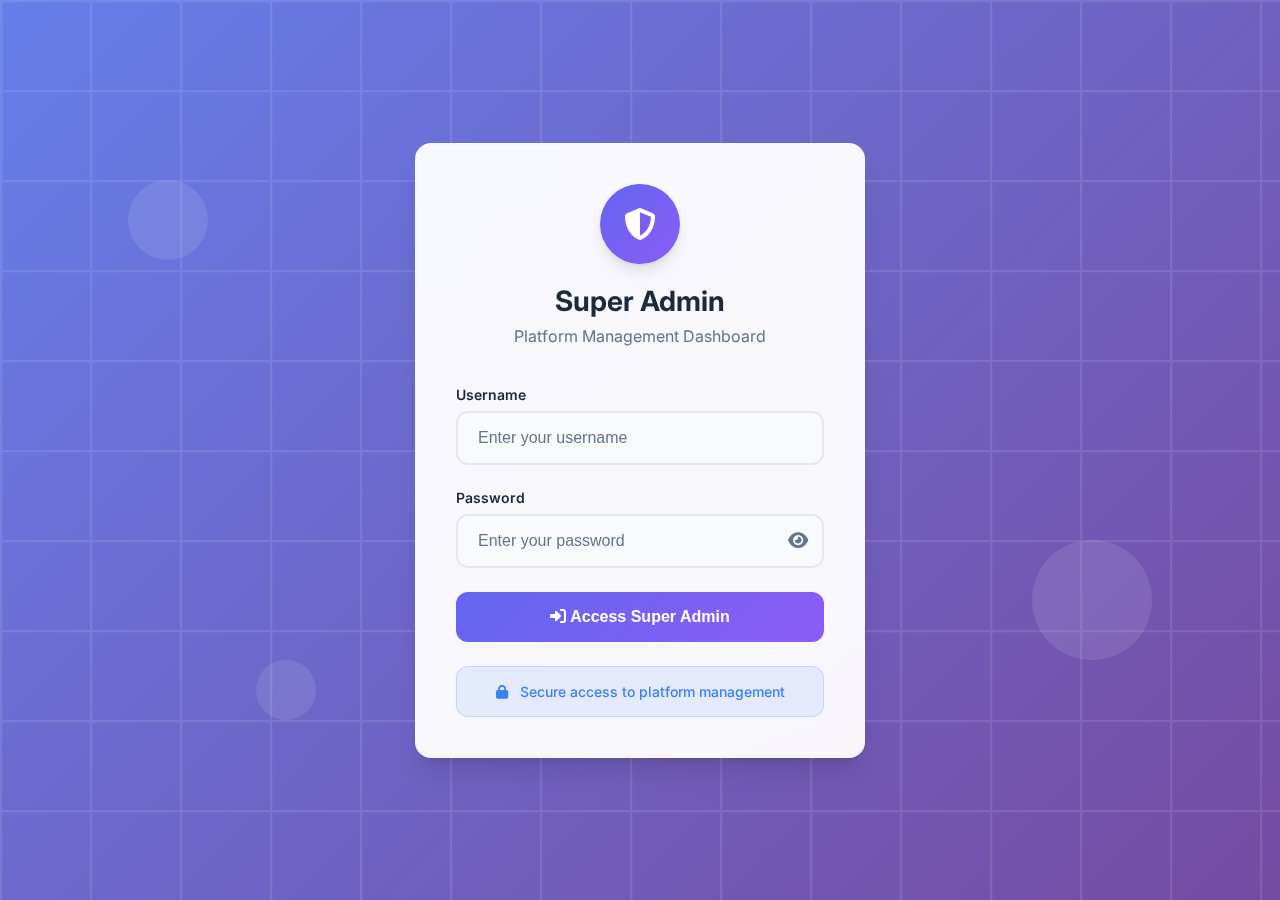
<file: superadmin-dashboard.html>
<!DOCTYPE html>
<html lang="en">
<head>
    <meta charset="UTF-8">
    <meta name="viewport" content="width=device-width, initial-scale=1.0">
    <title>Super Admin Dashboard - Soumita Space Platform</title>
    <link rel="stylesheet" href="https://cdnjs.cloudflare.com/ajax/libs/font-awesome/6.4.0/css/all.min.css">
    <link href="https://fonts.googleapis.com/css2?family=Inter:wght@300;400;500;600;700;800&display=swap" rel="stylesheet">
    <style>
        * {
            margin: 0;
            padding: 0;
            box-sizing: border-box;
        }

        :root {
            --primary-color: #6366f1;
            --primary-dark: #4f46e5;
            --secondary-color: #8b5cf6;
            --accent-color: #f59e0b;
            --success-color: #10b981;
            --danger-color: #ef4444;
            --warning-color: #f59e0b;
            --info-color: #3b82f6;
            
            --dark-bg: #0f172a;
            --dark-surface: #1e293b;
            --dark-border: #334155;
            --dark-text: #f1f5f9;
            --dark-text-secondary: #94a3b8;
            
            --light-bg: #ffffff;
            --light-surface: #f8fafc;
            --light-border: #e2e8f0;
            --light-text: #1e293b;
            --light-text-secondary: #64748b;
            
            --shadow-sm: 0 1px 2px 0 rgb(0 0 0 / 0.05);
            --shadow-md: 0 4px 6px -1px rgb(0 0 0 / 0.1), 0 2px 4px -2px rgb(0 0 0 / 0.1);
            --shadow-lg: 0 10px 15px -3px rgb(0 0 0 / 0.1), 0 4px 6px -4px rgb(0 0 0 / 0.1);
            --shadow-xl: 0 20px 25px -5px rgb(0 0 0 / 0.1), 0 8px 10px -6px rgb(0 0 0 / 0.1);
            
            --border-radius: 12px;
            --border-radius-lg: 16px;
            --transition: all 0.3s cubic-bezier(0.4, 0, 0.2, 1);
        }

        body {
            font-family: 'Inter', sans-serif;
            background: var(--light-bg);
            color: var(--light-text);
            line-height: 1.6;
        }

        .dashboard-container {
            display: flex;
            min-height: 100vh;
        }

        /* Sidebar */
        .sidebar {
            width: 280px;
            background: var(--dark-bg);
            color: var(--dark-text);
            padding: 24px 0;
            position: fixed;
            height: 100vh;
            overflow-y: auto;
            z-index: 1000;
        }

        .sidebar-header {
            padding: 0 24px 24px;
            border-bottom: 1px solid var(--dark-border);
            margin-bottom: 24px;
        }

        .sidebar-logo {
            display: flex;
            align-items: center;
            gap: 12px;
            font-size: 20px;
            font-weight: 700;
            color: var(--dark-text);
        }

        .sidebar-logo i {
            color: var(--primary-color);
        }

        .sidebar-nav {
            padding: 0 16px;
        }

        .nav-section {
            margin-bottom: 32px;
        }

        .nav-section-title {
            font-size: 12px;
            font-weight: 600;
            color: var(--dark-text-secondary);
            text-transform: uppercase;
            letter-spacing: 0.5px;
            margin-bottom: 12px;
            padding: 0 8px;
        }

        .nav-item {
            display: flex;
            align-items: center;
            gap: 12px;
            padding: 12px 16px;
            color: var(--dark-text-secondary);
            text-decoration: none;
            border-radius: var(--border-radius);
            margin-bottom: 4px;
            transition: var(--transition);
            font-weight: 500;
        }

        .nav-item:hover {
            background: rgba(255, 255, 255, 0.1);
            color: var(--dark-text);
        }

        .nav-item.active {
            background: var(--primary-color);
            color: white;
        }

        .nav-item i {
            width: 20px;
            text-align: center;
        }

        /* Main Content */
        .main-content {
            flex: 1;
            margin-left: 280px;
            padding: 24px;
        }

        .header {
            display: flex;
            justify-content: between;
            align-items: center;
            margin-bottom: 32px;
            padding-bottom: 24px;
            border-bottom: 1px solid var(--light-border);
        }

        .header-left h1 {
            font-size: 28px;
            font-weight: 700;
            color: var(--light-text);
            margin-bottom: 4px;
        }

        .header-left p {
            color: var(--light-text-secondary);
            font-size: 16px;
        }

        .header-right {
            display: flex;
            align-items: center;
            gap: 16px;
        }

        .user-menu {
            display: flex;
            align-items: center;
            gap: 12px;
            padding: 8px 16px;
            background: var(--light-surface);
            border: 1px solid var(--light-border);
            border-radius: var(--border-radius);
            cursor: pointer;
            transition: var(--transition);
        }

        .user-menu:hover {
            background: var(--light-bg);
            box-shadow: var(--shadow-md);
        }

        .user-avatar {
            width: 32px;
            height: 32px;
            background: linear-gradient(135deg, var(--primary-color), var(--secondary-color));
            border-radius: 50%;
            display: flex;
            align-items: center;
            justify-content: center;
            color: white;
            font-weight: 600;
        }

        /* Dashboard Grid */
        .dashboard-grid {
            display: grid;
            grid-template-columns: repeat(auto-fit, minmax(300px, 1fr));
            gap: 24px;
            margin-bottom: 32px;
        }

        .stat-card {
            background: var(--light-bg);
            border: 1px solid var(--light-border);
            border-radius: var(--border-radius-lg);
            padding: 24px;
            box-shadow: var(--shadow-sm);
            transition: var(--transition);
        }

        .stat-card:hover {
            box-shadow: var(--shadow-md);
            transform: translateY(-2px);
        }

        .stat-header {
            display: flex;
            justify-content: between;
            align-items: center;
            margin-bottom: 16px;
        }

        .stat-title {
            font-size: 14px;
            font-weight: 600;
            color: var(--light-text-secondary);
            text-transform: uppercase;
            letter-spacing: 0.5px;
        }

        .stat-icon {
            width: 40px;
            height: 40px;
            border-radius: var(--border-radius);
            display: flex;
            align-items: center;
            justify-content: center;
            font-size: 18px;
            color: white;
        }

        .stat-icon.users { background: linear-gradient(135deg, var(--primary-color), var(--secondary-color)); }
        .stat-icon.sites { background: linear-gradient(135deg, var(--success-color), #059669); }
        .stat-icon.revenue { background: linear-gradient(135deg, var(--accent-color), #d97706); }
        .stat-icon.active { background: linear-gradient(135deg, var(--info-color), #2563eb); }

        .stat-value {
            font-size: 32px;
            font-weight: 700;
            color: var(--light-text);
            margin-bottom: 8px;
        }

        .stat-change {
            font-size: 14px;
            font-weight: 500;
        }

        .stat-change.positive { color: var(--success-color); }
        .stat-change.negative { color: var(--danger-color); }

        /* Content Sections */
        .content-section {
            background: var(--light-bg);
            border: 1px solid var(--light-border);
            border-radius: var(--border-radius-lg);
            margin-bottom: 24px;
            overflow: hidden;
        }

        .section-header {
            padding: 24px;
            border-bottom: 1px solid var(--light-border);
            display: flex;
            justify-content: between;
            align-items: center;
        }

        .section-title {
            font-size: 20px;
            font-weight: 600;
            color: var(--light-text);
        }

        .section-actions {
            display: flex;
            gap: 12px;
        }

        .btn {
            padding: 8px 16px;
            border: none;
            border-radius: var(--border-radius);
            font-size: 14px;
            font-weight: 500;
            cursor: pointer;
            transition: var(--transition);
            display: flex;
            align-items: center;
            gap: 8px;
        }

        .btn-primary {
            background: var(--primary-color);
            color: white;
        }

        .btn-primary:hover {
            background: var(--primary-dark);
            transform: translateY(-1px);
        }

        .btn-secondary {
            background: var(--light-surface);
            color: var(--light-text);
            border: 1px solid var(--light-border);
        }

        .btn-secondary:hover {
            background: var(--light-bg);
            box-shadow: var(--shadow-sm);
        }

        .btn-danger {
            background: var(--danger-color);
            color: white;
        }

        .btn-danger:hover {
            background: #dc2626;
        }

        /* Tables */
        .table-container {
            overflow-x: auto;
        }

        .table {
            width: 100%;
            border-collapse: collapse;
        }

        .table th,
        .table td {
            padding: 16px 24px;
            text-align: left;
            border-bottom: 1px solid var(--light-border);
        }

        .table th {
            background: var(--light-surface);
            font-weight: 600;
            color: var(--light-text);
            font-size: 14px;
        }

        .table td {
            color: var(--light-text);
            font-size: 14px;
        }

        .table tbody tr:hover {
            background: var(--light-surface);
        }

        .status-badge {
            padding: 4px 12px;
            border-radius: 20px;
            font-size: 12px;
            font-weight: 600;
            text-transform: uppercase;
        }

        .status-active { background: rgba(16, 185, 129, 0.1); color: var(--success-color); }
        .status-inactive { background: rgba(239, 68, 68, 0.1); color: var(--danger-color); }
        .status-pending { background: rgba(245, 158, 11, 0.1); color: var(--warning-color); }

        /* Charts */
        .chart-container {
            padding: 24px;
            height: 300px;
        }

        /* Responsive */
        @media (max-width: 1024px) {
            .sidebar {
                transform: translateX(-100%);
                transition: var(--transition);
            }

            .sidebar.open {
                transform: translateX(0);
            }

            .main-content {
                margin-left: 0;
            }

            .mobile-toggle {
                display: block;
            }
        }

        @media (max-width: 768px) {
            .dashboard-grid {
                grid-template-columns: 1fr;
            }

            .header {
                flex-direction: column;
                align-items: flex-start;
                gap: 16px;
            }

            .header-right {
                width: 100%;
                justify-content: space-between;
            }
        }

        /* Mobile Toggle */
        .mobile-toggle {
            display: none;
            background: none;
            border: none;
            font-size: 24px;
            color: var(--light-text);
            cursor: pointer;
        }

        /* Overlay */
        .sidebar-overlay {
            position: fixed;
            top: 0;
            left: 0;
            width: 100%;
            height: 100%;
            background: rgba(0, 0, 0, 0.5);
            z-index: 999;
            display: none;
        }

        .sidebar-overlay.open {
            display: block;
        }
    </style>
</head>
<body>
    <div class="dashboard-container">
        <!-- Sidebar -->
        <aside class="sidebar" id="sidebar">
            <div class="sidebar-header">
                <div class="sidebar-logo">
                    <i class="fas fa-shield-alt"></i>
                    <span>Super Admin</span>
                </div>
            </div>

            <nav class="sidebar-nav">
                <div class="nav-section">
                    <div class="nav-section-title">Overview</div>
                    <a href="#dashboard" class="nav-item active" data-section="dashboard">
                        <i class="fas fa-tachometer-alt"></i>
                        <span>Dashboard</span>
                    </a>
                    <a href="#analytics" class="nav-item" data-section="analytics">
                        <i class="fas fa-chart-line"></i>
                        <span>Analytics</span>
                    </a>
                </div>

                <div class="nav-section">
                    <div class="nav-section-title">User Management</div>
                    <a href="#users" class="nav-item" data-section="users">
                        <i class="fas fa-users"></i>
                        <span>Users</span>
                    </a>
                    <a href="#subscriptions" class="nav-item" data-section="subscriptions">
                        <i class="fas fa-credit-card"></i>
                        <span>Subscriptions</span>
                    </a>
                    <a href="#billing" class="nav-item" data-section="billing">
                        <i class="fas fa-receipt"></i>
                        <span>Billing</span>
                    </a>
                </div>

                <div class="nav-section">
                    <div class="nav-section-title">Site Management</div>
                    <a href="#sites" class="nav-item" data-section="sites">
                        <i class="fas fa-globe"></i>
                        <span>Sites</span>
                    </a>
                    <a href="#templates" class="nav-item" data-section="templates">
                        <i class="fas fa-palette"></i>
                        <span>Templates</span>
                    </a>
                    <a href="#domains" class="nav-item" data-section="domains">
                        <i class="fas fa-link"></i>
                        <span>Domains</span>
                    </a>
                </div>

                <div class="nav-section">
                    <div class="nav-section-title">Platform</div>
                    <a href="#settings" class="nav-item" data-section="settings">
                        <i class="fas fa-cog"></i>
                        <span>Settings</span>
                    </a>
                    <a href="#logs" class="nav-item" data-section="logs">
                        <i class="fas fa-file-alt"></i>
                        <span>Logs</span>
                    </a>
                    <a href="#backups" class="nav-item" data-section="backups">
                        <i class="fas fa-database"></i>
                        <span>Backups</span>
                    </a>
                </div>

                <div class="nav-section">
                    <div class="nav-section-title">Support</div>
                    <a href="#tickets" class="nav-item" data-section="tickets">
                        <i class="fas fa-ticket-alt"></i>
                        <span>Support Tickets</span>
                    </a>
                    <a href="#docs" class="nav-item" data-section="docs">
                        <i class="fas fa-book"></i>
                        <span>Documentation</span>
                    </a>
                </div>
            </nav>
        </aside>

        <!-- Main Content -->
        <main class="main-content">
            <!-- Header -->
            <header class="header">
                <div class="header-left">
                    <h1>Dashboard</h1>
                    <p>Platform overview and management</p>
                </div>
                <div class="header-right">
                    <button class="mobile-toggle" id="mobile-toggle">
                        <i class="fas fa-bars"></i>
                    </button>
                    <div class="user-menu" id="user-menu">
                        <div class="user-avatar">SA</div>
                        <span>Super Admin</span>
                        <i class="fas fa-chevron-down"></i>
                    </div>
                </div>
            </header>

            <!-- Dashboard Content -->
            <div id="dashboard-content">
                <!-- Stats Grid -->
                <div class="dashboard-grid">
                    <div class="stat-card">
                        <div class="stat-header">
                            <div class="stat-title">Total Users</div>
                            <div class="stat-icon users">
                                <i class="fas fa-users"></i>
                            </div>
                        </div>
                        <div class="stat-value" id="total-users">1,247</div>
                        <div class="stat-change positive">
                            <i class="fas fa-arrow-up"></i>
                            +12.5% from last month
                        </div>
                    </div>

                    <div class="stat-card">
                        <div class="stat-header">
                            <div class="stat-title">Active Sites</div>
                            <div class="stat-icon sites">
                                <i class="fas fa-globe"></i>
                            </div>
                        </div>
                        <div class="stat-value" id="active-sites">892</div>
                        <div class="stat-change positive">
                            <i class="fas fa-arrow-up"></i>
                            +8.3% from last month
                        </div>
                    </div>

                    <div class="stat-card">
                        <div class="stat-header">
                            <div class="stat-title">Monthly Revenue</div>
                            <div class="stat-icon revenue">
                                <i class="fas fa-dollar-sign"></i>
                            </div>
                        </div>
                        <div class="stat-value" id="monthly-revenue">$24,580</div>
                        <div class="stat-change positive">
                            <i class="fas fa-arrow-up"></i>
                            +15.2% from last month
                        </div>
                    </div>

                    <div class="stat-card">
                        <div class="stat-header">
                            <div class="stat-title">Active Subscriptions</div>
                            <div class="stat-icon active">
                                <i class="fas fa-check-circle"></i>
                            </div>
                        </div>
                        <div class="stat-value" id="active-subscriptions">1,156</div>
                        <div class="stat-change positive">
                            <i class="fas fa-arrow-up"></i>
                            +5.7% from last month
                        </div>
                    </div>
                </div>

                <!-- Recent Users -->
                <div class="content-section">
                    <div class="section-header">
                        <h2 class="section-title">Recent Users</h2>
                        <div class="section-actions">
                            <button class="btn btn-secondary">
                                <i class="fas fa-download"></i>
                                Export
                            </button>
                            <button class="btn btn-primary">
                                <i class="fas fa-plus"></i>
                                Add User
                            </button>
                        </div>
                    </div>
                    <div class="table-container">
                        <table class="table">
                            <thead>
                                <tr>
                                    <th>User</th>
                                    <th>Email</th>
                                    <th>Plan</th>
                                    <th>Status</th>
                                    <th>Created</th>
                                    <th>Actions</th>
                                </tr>
                            </thead>
                            <tbody id="recent-users-table">
                                <!-- Table rows will be populated by JavaScript -->
                            </tbody>
                        </table>
                    </div>
                </div>

                <!-- Recent Sites -->
                <div class="content-section">
                    <div class="section-header">
                        <h2 class="section-title">Recent Sites</h2>
                        <div class="section-actions">
                            <button class="btn btn-secondary">
                                <i class="fas fa-eye"></i>
                                View All
                            </button>
                        </div>
                    </div>
                    <div class="table-container">
                        <table class="table">
                            <thead>
                                <tr>
                                    <th>Site Name</th>
                                    <th>Owner</th>
                                    <th>Template</th>
                                    <th>Status</th>
                                    <th>Created</th>
                                    <th>Actions</th>
                                </tr>
                            </thead>
                            <tbody id="recent-sites-table">
                                <!-- Table rows will be populated by JavaScript -->
                            </tbody>
                        </table>
                    </div>
                </div>
            </div>
        </main>
    </div>

    <!-- Sidebar Overlay for Mobile -->
    <div class="sidebar-overlay" id="sidebar-overlay"></div>

    <script>
        class SuperAdminDashboard {
            constructor() {
                this.currentSection = 'dashboard';
                this.init();
            }

            init() {
                this.bindEvents();
                this.loadDashboardData();
                this.checkAuth();
            }

            bindEvents() {
                // Navigation
                document.querySelectorAll('.nav-item').forEach(item => {
                    item.addEventListener('click', (e) => {
                        e.preventDefault();
                        this.switchSection(item.dataset.section);
                    });
                });

                // Mobile toggle
                document.getElementById('mobile-toggle').addEventListener('click', () => {
                    this.toggleSidebar();
                });

                // User menu
                document.getElementById('user-menu').addEventListener('click', () => {
                    this.showUserMenu();
                });

                // Sidebar overlay
                document.getElementById('sidebar-overlay').addEventListener('click', () => {
                    this.closeSidebar();
                });
            }

            checkAuth() {
                const token = localStorage.getItem('superadmin_token');
                if (!token) {
                    window.location.href = 'superadmin.html';
                }
            }

            switchSection(section) {
                // Update active nav item
                document.querySelectorAll('.nav-item').forEach(item => {
                    item.classList.remove('active');
                });
                document.querySelector(`[data-section="${section}"]`).classList.add('active');

                // Update content
                this.currentSection = section;
                this.loadSectionContent(section);
            }

            loadSectionContent(section) {
                const contentDiv = document.getElementById('dashboard-content');
                
                switch(section) {
                    case 'dashboard':
                        this.loadDashboard();
                        break;
                    case 'users':
                        this.loadUsers();
                        break;
                    case 'sites':
                        this.loadSites();
                        break;
                    case 'analytics':
                        this.loadAnalytics();
                        break;
                    default:
                        contentDiv.innerHTML = `<h2>${section.charAt(0).toUpperCase() + section.slice(1)}</h2><p>Content for ${section} section</p>`;
                }
            }

            loadDashboard() {
                // Dashboard is already loaded by default
                this.loadDashboardData();
            }

            async loadDashboardData() {
                // Simulate loading data
                await this.loadRecentUsers();
                await this.loadRecentSites();
            }

            async loadRecentUsers() {
                const mockUsers = [
                    {
                        name: 'John Doe',
                        email: 'john@example.com',
                        plan: 'Professional',
                        status: 'active',
                        created: '2024-01-15'
                    },
                    {
                        name: 'Jane Smith',
                        email: 'jane@example.com',
                        plan: 'Starter',
                        status: 'active',
                        created: '2024-01-14'
                    },
                    {
                        name: 'Mike Johnson',
                        email: 'mike@example.com',
                        plan: 'Enterprise',
                        status: 'pending',
                        created: '2024-01-13'
                    }
                ];

                const tbody = document.getElementById('recent-users-table');
                tbody.innerHTML = mockUsers.map(user => `
                    <tr>
                        <td>
                            <div style="display: flex; align-items: center; gap: 12px;">
                                <div style="width: 32px; height: 32px; background: linear-gradient(135deg, #6366f1, #8b5cf6); border-radius: 50%; display: flex; align-items: center; justify-content: center; color: white; font-weight: 600;">
                                    ${user.name.charAt(0)}
                                </div>
                                <span>${user.name}</span>
                            </div>
                        </td>
                        <td>${user.email}</td>
                        <td>${user.plan}</td>
                        <td><span class="status-badge status-${user.status}">${user.status}</span></td>
                        <td>${user.created}</td>
                        <td>
                            <button class="btn btn-secondary" style="padding: 4px 8px; font-size: 12px;">
                                <i class="fas fa-eye"></i>
                            </button>
                            <button class="btn btn-secondary" style="padding: 4px 8px; font-size: 12px;">
                                <i class="fas fa-edit"></i>
                            </button>
                        </td>
                    </tr>
                `).join('');
            }

            async loadRecentSites() {
                const mockSites = [
                    {
                        name: 'john-portfolio.com',
                        owner: 'John Doe',
                        template: 'Professional',
                        status: 'active',
                        created: '2024-01-15'
                    },
                    {
                        name: 'jane-portfolio.com',
                        owner: 'Jane Smith',
                        template: 'Creative',
                        status: 'active',
                        created: '2024-01-14'
                    },
                    {
                        name: 'mike-portfolio.com',
                        owner: 'Mike Johnson',
                        template: 'Tech',
                        status: 'inactive',
                        created: '2024-01-13'
                    }
                ];

                const tbody = document.getElementById('recent-sites-table');
                tbody.innerHTML = mockSites.map(site => `
                    <tr>
                        <td>
                            <div style="display: flex; align-items: center; gap: 12px;">
                                <i class="fas fa-globe" style="color: #6366f1;"></i>
                                <span>${site.name}</span>
                            </div>
                        </td>
                        <td>${site.owner}</td>
                        <td>${site.template}</td>
                        <td><span class="status-badge status-${site.status}">${site.status}</span></td>
                        <td>${site.created}</td>
                        <td>
                            <button class="btn btn-secondary" style="padding: 4px 8px; font-size: 12px;">
                                <i class="fas fa-eye"></i>
                            </button>
                            <button class="btn btn-secondary" style="padding: 4px 8px; font-size: 12px;">
                                <i class="fas fa-edit"></i>
                            </button>
                        </td>
                    </tr>
                `).join('');
            }

            toggleSidebar() {
                const sidebar = document.getElementById('sidebar');
                const overlay = document.getElementById('sidebar-overlay');
                
                sidebar.classList.toggle('open');
                overlay.classList.toggle('open');
            }

            closeSidebar() {
                const sidebar = document.getElementById('sidebar');
                const overlay = document.getElementById('sidebar-overlay');
                
                sidebar.classList.remove('open');
                overlay.classList.remove('open');
            }

            showUserMenu() {
                // Implement user menu dropdown
                console.log('Show user menu');
            }

            loadUsers() {
                const contentDiv = document.getElementById('dashboard-content');
                contentDiv.innerHTML = `
                    <div class="content-section">
                        <div class="section-header">
                            <h2 class="section-title">User Management</h2>
                            <div class="section-actions">
                                <button class="btn btn-secondary">
                                    <i class="fas fa-download"></i>
                                    Export Users
                                </button>
                                <button class="btn btn-primary">
                                    <i class="fas fa-plus"></i>
                                    Add User
                                </button>
                            </div>
                        </div>
                        <div class="table-container">
                            <table class="table">
                                <thead>
                                    <tr>
                                        <th>User</th>
                                        <th>Email</th>
                                        <th>Plan</th>
                                        <th>Status</th>
                                        <th>Sites</th>
                                        <th>Created</th>
                                        <th>Actions</th>
                                    </tr>
                                </thead>
                                <tbody>
                                    <tr>
                                        <td>John Doe</td>
                                        <td>john@example.com</td>
                                        <td>Professional</td>
                                        <td><span class="status-badge status-active">Active</span></td>
                                        <td>3</td>
                                        <td>2024-01-15</td>
                                        <td>
                                            <button class="btn btn-secondary" style="padding: 4px 8px; font-size: 12px;">
                                                <i class="fas fa-eye"></i>
                                            </button>
                                            <button class="btn btn-secondary" style="padding: 4px 8px; font-size: 12px;">
                                                <i class="fas fa-edit"></i>
                                            </button>
                                            <button class="btn btn-danger" style="padding: 4px 8px; font-size: 12px;">
                                                <i class="fas fa-trash"></i>
                                            </button>
                                        </td>
                                    </tr>
                                </tbody>
                            </table>
                        </div>
                    </div>
                `;
            }

            loadSites() {
                const contentDiv = document.getElementById('dashboard-content');
                contentDiv.innerHTML = `
                    <div class="content-section">
                        <div class="section-header">
                            <h2 class="section-title">Site Management</h2>
                            <div class="section-actions">
                                <button class="btn btn-secondary">
                                    <i class="fas fa-download"></i>
                                    Export Sites
                                </button>
                                <button class="btn btn-primary">
                                    <i class="fas fa-plus"></i>
                                    Create Site
                                </button>
                            </div>
                        </div>
                        <div class="table-container">
                            <table class="table">
                                <thead>
                                    <tr>
                                        <th>Site Name</th>
                                        <th>Owner</th>
                                        <th>Template</th>
                                        <th>Status</th>
                                        <th>Traffic</th>
                                        <th>Created</th>
                                        <th>Actions</th>
                                    </tr>
                                </thead>
                                <tbody>
                                    <tr>
                                        <td>john-portfolio.com</td>
                                        <td>John Doe</td>
                                        <td>Professional</td>
                                        <td><span class="status-badge status-active">Active</span></td>
                                        <td>1,234</td>
                                        <td>2024-01-15</td>
                                        <td>
                                            <button class="btn btn-secondary" style="padding: 4px 8px; font-size: 12px;">
                                                <i class="fas fa-eye"></i>
                                            </button>
                                            <button class="btn btn-secondary" style="padding: 4px 8px; font-size: 12px;">
                                                <i class="fas fa-edit"></i>
                                            </button>
                                            <button class="btn btn-danger" style="padding: 4px 8px; font-size: 12px;">
                                                <i class="fas fa-trash"></i>
                                            </button>
                                        </td>
                                    </tr>
                                </tbody>
                            </table>
                        </div>
                    </div>
                `;
            }

            loadAnalytics() {
                const contentDiv = document.getElementById('dashboard-content');
                contentDiv.innerHTML = `
                    <div class="content-section">
                        <div class="section-header">
                            <h2 class="section-title">Platform Analytics</h2>
                            <div class="section-actions">
                                <button class="btn btn-secondary">
                                    <i class="fas fa-download"></i>
                                    Export Report
                                </button>
                            </div>
                        </div>
                        <div class="chart-container">
                            <p>Analytics charts will be displayed here</p>
                        </div>
                    </div>
                `;
            }
        }

        // Initialize Super Admin Dashboard
        new SuperAdminDashboard();
    </script>
</body>
</html>
</file>
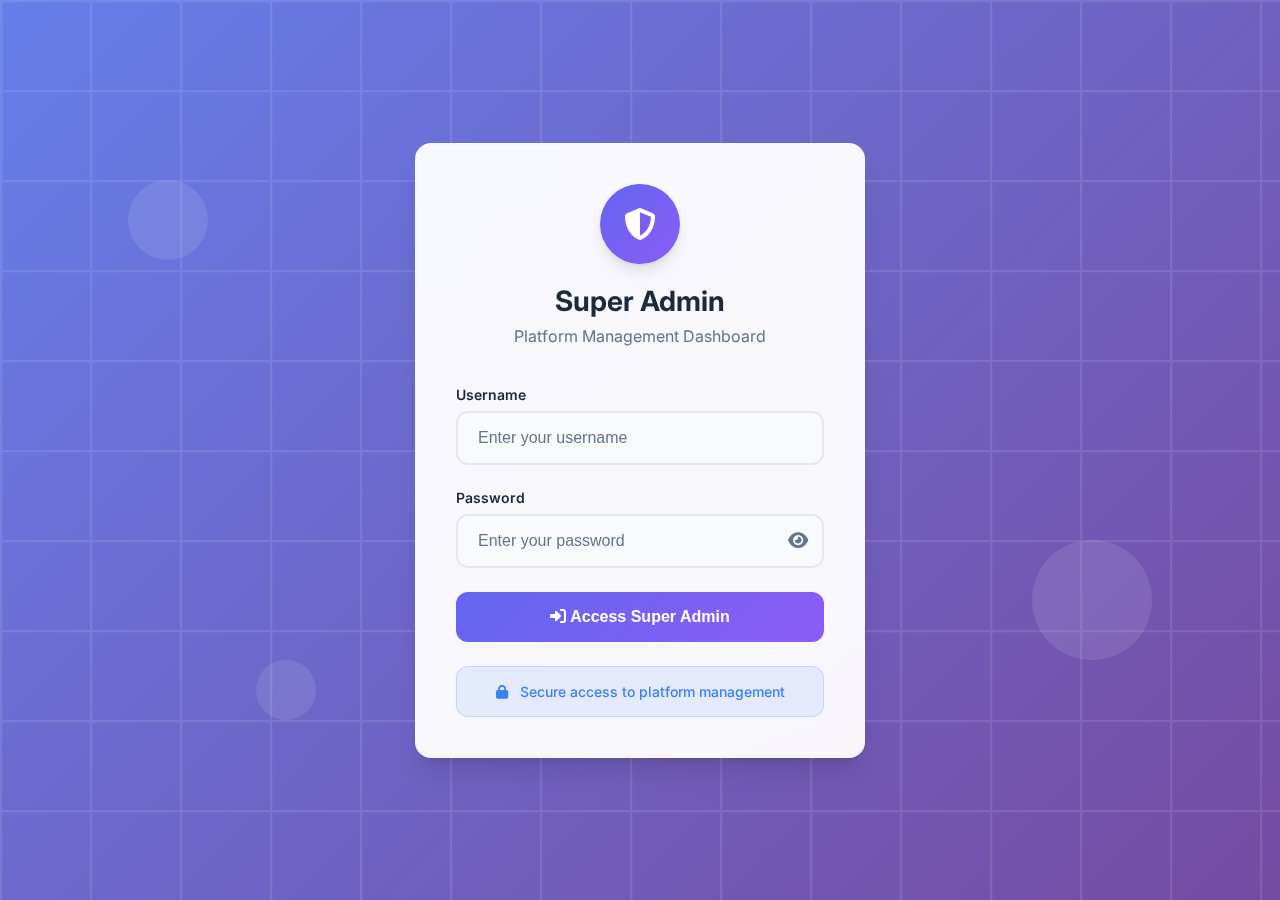
<file: superadmin.html>
<!DOCTYPE html>
<html lang="en">
<head>
    <meta charset="UTF-8">
    <meta name="viewport" content="width=device-width, initial-scale=1.0">
    <title>Super Admin - Soumita Space Platform</title>
    <link rel="stylesheet" href="https://cdnjs.cloudflare.com/ajax/libs/font-awesome/6.4.0/css/all.min.css">
    <link href="https://fonts.googleapis.com/css2?family=Inter:wght@300;400;500;600;700;800&display=swap" rel="stylesheet">
    <style>
        * {
            margin: 0;
            padding: 0;
            box-sizing: border-box;
        }

        :root {
            --primary-color: #6366f1;
            --primary-dark: #4f46e5;
            --secondary-color: #8b5cf6;
            --accent-color: #f59e0b;
            --success-color: #10b981;
            --danger-color: #ef4444;
            --warning-color: #f59e0b;
            --info-color: #3b82f6;
            
            --dark-bg: #0f172a;
            --dark-surface: #1e293b;
            --dark-border: #334155;
            --dark-text: #f1f5f9;
            --dark-text-secondary: #94a3b8;
            
            --light-bg: #ffffff;
            --light-surface: #f8fafc;
            --light-border: #e2e8f0;
            --light-text: #1e293b;
            --light-text-secondary: #64748b;
            
            --shadow-sm: 0 1px 2px 0 rgb(0 0 0 / 0.05);
            --shadow-md: 0 4px 6px -1px rgb(0 0 0 / 0.1), 0 2px 4px -2px rgb(0 0 0 / 0.1);
            --shadow-lg: 0 10px 15px -3px rgb(0 0 0 / 0.1), 0 4px 6px -4px rgb(0 0 0 / 0.1);
            --shadow-xl: 0 20px 25px -5px rgb(0 0 0 / 0.1), 0 8px 10px -6px rgb(0 0 0 / 0.1);
            
            --border-radius: 12px;
            --border-radius-lg: 16px;
            --transition: all 0.3s cubic-bezier(0.4, 0, 0.2, 1);
        }

        body {
            font-family: 'Inter', sans-serif;
            background: linear-gradient(135deg, #667eea 0%, #764ba2 100%);
            min-height: 100vh;
            display: flex;
            align-items: center;
            justify-content: center;
            padding: 20px;
            position: relative;
            overflow: hidden;
        }

        body::before {
            content: '';
            position: absolute;
            top: 0;
            left: 0;
            right: 0;
            bottom: 0;
            background: url('data:image/svg+xml,<svg xmlns="http://www.w3.org/2000/svg" viewBox="0 0 100 100"><defs><pattern id="grid" width="10" height="10" patternUnits="userSpaceOnUse"><path d="M 10 0 L 0 0 0 10" fill="none" stroke="rgba(255,255,255,0.1)" stroke-width="0.5"/></pattern></defs><rect width="100" height="100" fill="url(%23grid)"/></svg>');
            pointer-events: none;
        }

        .floating-shapes {
            position: absolute;
            top: 0;
            left: 0;
            width: 100%;
            height: 100%;
            overflow: hidden;
            pointer-events: none;
        }

        .shape {
            position: absolute;
            background: rgba(255, 255, 255, 0.1);
            border-radius: 50%;
            animation: float 6s ease-in-out infinite;
        }

        .shape:nth-child(1) {
            width: 80px;
            height: 80px;
            top: 20%;
            left: 10%;
            animation-delay: 0s;
        }

        .shape:nth-child(2) {
            width: 120px;
            height: 120px;
            top: 60%;
            right: 10%;
            animation-delay: 2s;
        }

        .shape:nth-child(3) {
            width: 60px;
            height: 60px;
            bottom: 20%;
            left: 20%;
            animation-delay: 4s;
        }

        @keyframes float {
            0%, 100% { transform: translateY(0px) rotate(0deg); }
            50% { transform: translateY(-20px) rotate(180deg); }
        }

        .login-container {
            background: rgba(255, 255, 255, 0.95);
            backdrop-filter: blur(20px);
            border-radius: var(--border-radius-lg);
            padding: 40px;
            width: 100%;
            max-width: 450px;
            box-shadow: var(--shadow-xl);
            border: 1px solid rgba(255, 255, 255, 0.2);
            position: relative;
            z-index: 10;
        }

        .login-header {
            text-align: center;
            margin-bottom: 40px;
        }

        .login-logo {
            width: 80px;
            height: 80px;
            background: linear-gradient(135deg, var(--primary-color), var(--secondary-color));
            border-radius: 50%;
            display: flex;
            align-items: center;
            justify-content: center;
            margin: 0 auto 20px;
            box-shadow: var(--shadow-lg);
        }

        .login-logo i {
            font-size: 32px;
            color: white;
        }

        .login-title {
            font-size: 28px;
            font-weight: 700;
            color: var(--light-text);
            margin-bottom: 8px;
        }

        .login-subtitle {
            font-size: 16px;
            color: var(--light-text-secondary);
            font-weight: 400;
        }

        .form-group {
            margin-bottom: 24px;
        }

        .form-label {
            display: block;
            font-size: 14px;
            font-weight: 600;
            color: var(--light-text);
            margin-bottom: 8px;
        }

        .form-input {
            width: 100%;
            padding: 16px 20px;
            border: 2px solid var(--light-border);
            border-radius: var(--border-radius);
            font-size: 16px;
            font-weight: 500;
            color: var(--light-text);
            background: var(--light-surface);
            transition: var(--transition);
            outline: none;
        }

        .form-input:focus {
            border-color: var(--primary-color);
            box-shadow: 0 0 0 3px rgba(99, 102, 241, 0.1);
        }

        .form-input::placeholder {
            color: var(--light-text-secondary);
        }

        .password-input-group {
            position: relative;
        }

        .password-toggle {
            position: absolute;
            right: 16px;
            top: 50%;
            transform: translateY(-50%);
            background: none;
            border: none;
            color: var(--light-text-secondary);
            cursor: pointer;
            font-size: 18px;
            transition: var(--transition);
        }

        .password-toggle:hover {
            color: var(--primary-color);
        }

        .login-btn {
            width: 100%;
            padding: 16px 24px;
            background: linear-gradient(135deg, var(--primary-color), var(--secondary-color));
            color: white;
            border: none;
            border-radius: var(--border-radius);
            font-size: 16px;
            font-weight: 600;
            cursor: pointer;
            transition: var(--transition);
            position: relative;
            overflow: hidden;
        }

        .login-btn::before {
            content: '';
            position: absolute;
            top: 0;
            left: -100%;
            width: 100%;
            height: 100%;
            background: linear-gradient(90deg, transparent, rgba(255, 255, 255, 0.2), transparent);
            transition: left 0.5s;
        }

        .login-btn:hover::before {
            left: 100%;
        }

        .login-btn:hover {
            transform: translateY(-2px);
            box-shadow: var(--shadow-lg);
        }

        .login-btn:active {
            transform: translateY(0);
        }

        .security-notice {
            text-align: center;
            margin-top: 24px;
            padding: 16px;
            background: rgba(59, 130, 246, 0.1);
            border: 1px solid rgba(59, 130, 246, 0.2);
            border-radius: var(--border-radius);
            color: var(--info-color);
            font-size: 14px;
            font-weight: 500;
        }

        .security-notice i {
            margin-right: 8px;
        }

        .error-message {
            background: rgba(239, 68, 68, 0.1);
            border: 1px solid rgba(239, 68, 68, 0.2);
            color: var(--danger-color);
            padding: 12px 16px;
            border-radius: var(--border-radius);
            margin-bottom: 20px;
            font-size: 14px;
            font-weight: 500;
            display: none;
        }

        .loading {
            display: none;
            text-align: center;
            margin-top: 20px;
        }

        .spinner {
            width: 24px;
            height: 24px;
            border: 3px solid rgba(255, 255, 255, 0.3);
            border-top: 3px solid white;
            border-radius: 50%;
            animation: spin 1s linear infinite;
            margin: 0 auto;
        }

        @keyframes spin {
            0% { transform: rotate(0deg); }
            100% { transform: rotate(360deg); }
        }

        @media (max-width: 480px) {
            .login-container {
                padding: 30px 20px;
                margin: 20px;
            }
            
            .login-title {
                font-size: 24px;
            }
        }
    </style>
</head>
<body>
    <div class="floating-shapes">
        <div class="shape"></div>
        <div class="shape"></div>
        <div class="shape"></div>
    </div>

    <div class="login-container">
        <div class="login-header">
            <div class="login-logo">
                <i class="fas fa-shield-alt"></i>
            </div>
            <h1 class="login-title">Super Admin</h1>
            <p class="login-subtitle">Platform Management Dashboard</p>
        </div>

        <div class="error-message" id="error-message">
            <i class="fas fa-exclamation-triangle"></i>
            <span id="error-text">Invalid credentials</span>
        </div>

        <form id="superadmin-login-form">
            <div class="form-group">
                <label for="username" class="form-label">Username</label>
                <input type="text" id="username" name="username" class="form-input" placeholder="Enter your username" required>
            </div>

            <div class="form-group">
                <label for="password" class="form-label">Password</label>
                <div class="password-input-group">
                    <input type="password" id="password" name="password" class="form-input" placeholder="Enter your password" required>
                    <button type="button" class="password-toggle" id="password-toggle">
                        <i class="fas fa-eye"></i>
                    </button>
                </div>
            </div>

            <button type="submit" class="login-btn" id="login-btn">
                <i class="fas fa-sign-in-alt"></i>
                Access Super Admin
            </button>
        </form>

        <div class="loading" id="loading">
            <div class="spinner"></div>
            <p>Authenticating...</p>
        </div>

        <div class="security-notice">
            <i class="fas fa-lock"></i>
            Secure access to platform management
        </div>
    </div>

    <script>
        class SuperAdminLogin {
            constructor() {
                this.form = document.getElementById('superadmin-login-form');
                this.errorMessage = document.getElementById('error-message');
                this.errorText = document.getElementById('error-text');
                this.loading = document.getElementById('loading');
                this.loginBtn = document.getElementById('login-btn');
                this.passwordToggle = document.getElementById('password-toggle');
                this.passwordInput = document.getElementById('password');
                
                this.init();
            }

            init() {
                this.bindEvents();
                this.checkAuthStatus();
            }

            bindEvents() {
                this.form.addEventListener('submit', (e) => this.handleLogin(e));
                this.passwordToggle.addEventListener('click', () => this.togglePassword());
            }

            async handleLogin(e) {
                e.preventDefault();
                
                const username = document.getElementById('username').value;
                const password = document.getElementById('password').value;

                if (!username || !password) {
                    this.showError('Please fill in all fields');
                    return;
                }

                this.showLoading(true);

                try {
                    // Simulate API call
                    await this.authenticate(username, password);
                } catch (error) {
                    this.showError(error.message);
                } finally {
                    this.showLoading(false);
                }
            }

            async authenticate(username, password) {
                // Simulate API delay
                await new Promise(resolve => setTimeout(resolve, 1500));

                // For demo purposes - replace with actual authentication
                if (username === 'superadmin' && password === 'admin123') {
                    // Store auth token
                    localStorage.setItem('superadmin_token', 'demo_token_123');
                    localStorage.setItem('superadmin_user', JSON.stringify({
                        id: 1,
                        username: 'superadmin',
                        role: 'super_admin',
                        permissions: ['all']
                    }));

                    // Redirect to dashboard
                    window.location.href = 'superadmin-dashboard.html';
                } else {
                    throw new Error('Invalid credentials');
                }
            }

            togglePassword() {
                const type = this.passwordInput.type === 'password' ? 'text' : 'password';
                this.passwordInput.type = type;
                
                const icon = this.passwordToggle.querySelector('i');
                icon.className = type === 'password' ? 'fas fa-eye' : 'fas fa-eye-slash';
            }

            showError(message) {
                this.errorText.textContent = message;
                this.errorMessage.style.display = 'block';
                
                setTimeout(() => {
                    this.errorMessage.style.display = 'none';
                }, 5000);
            }

            showLoading(show) {
                this.loading.style.display = show ? 'block' : 'none';
                this.loginBtn.style.display = show ? 'none' : 'block';
            }

            checkAuthStatus() {
                const token = localStorage.getItem('superadmin_token');
                if (token) {
                    // Already authenticated, redirect to dashboard
                    window.location.href = 'superadmin-dashboard.html';
                }
            }
        }

        // Initialize Super Admin Login
        new SuperAdminLogin();
    </script>
</body>
</html>
</file>
